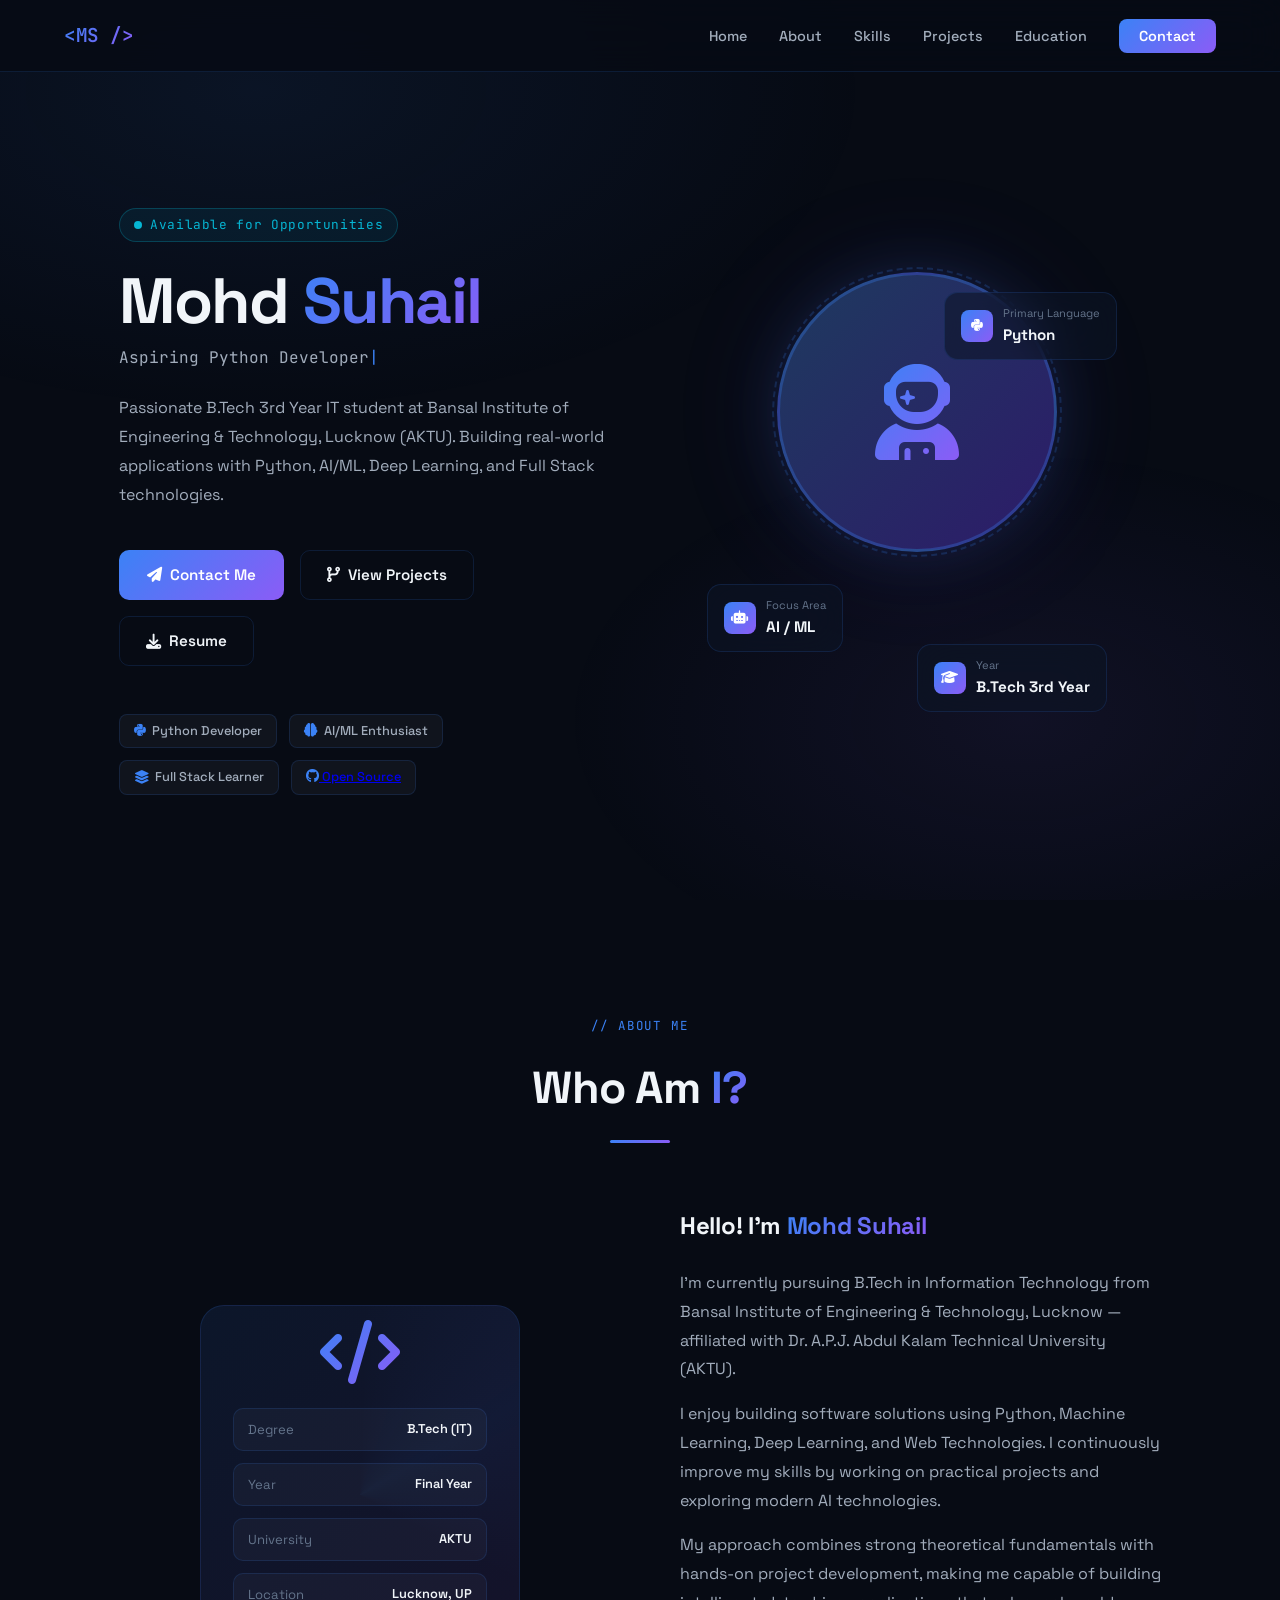
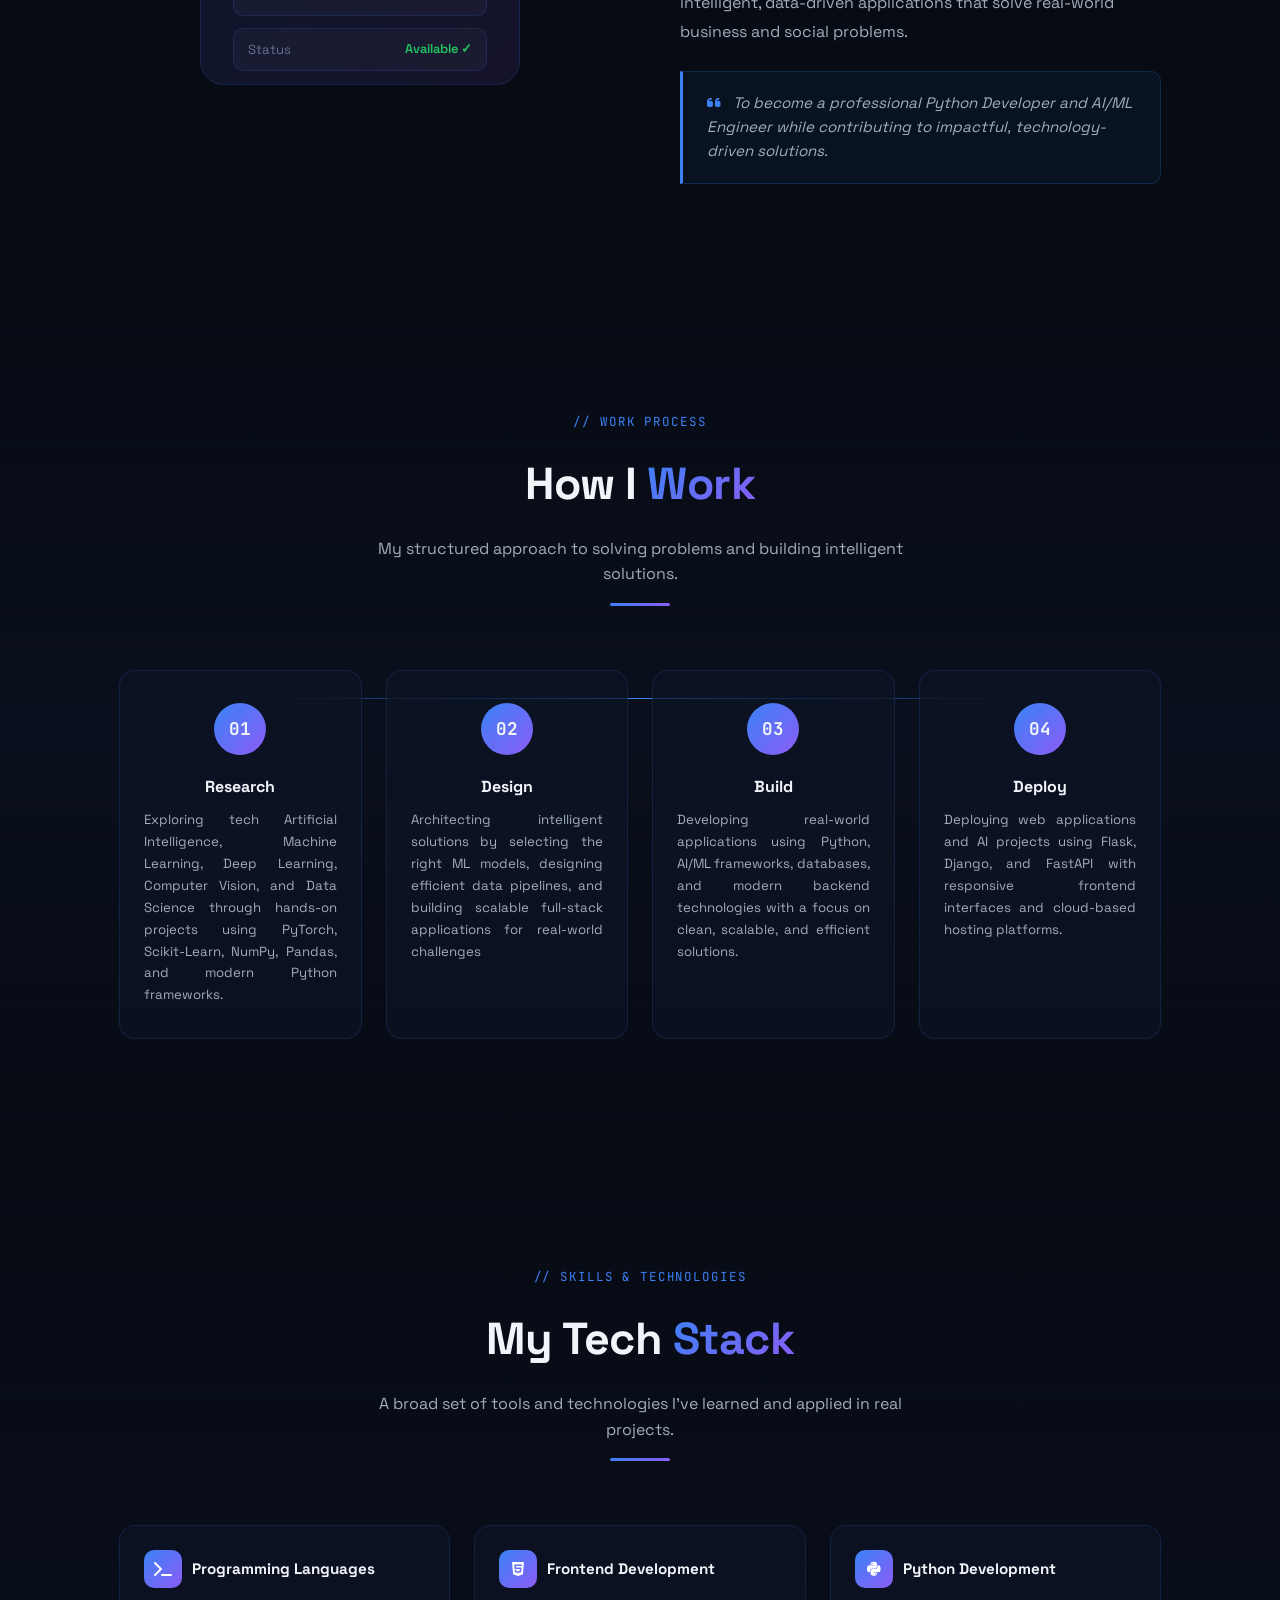
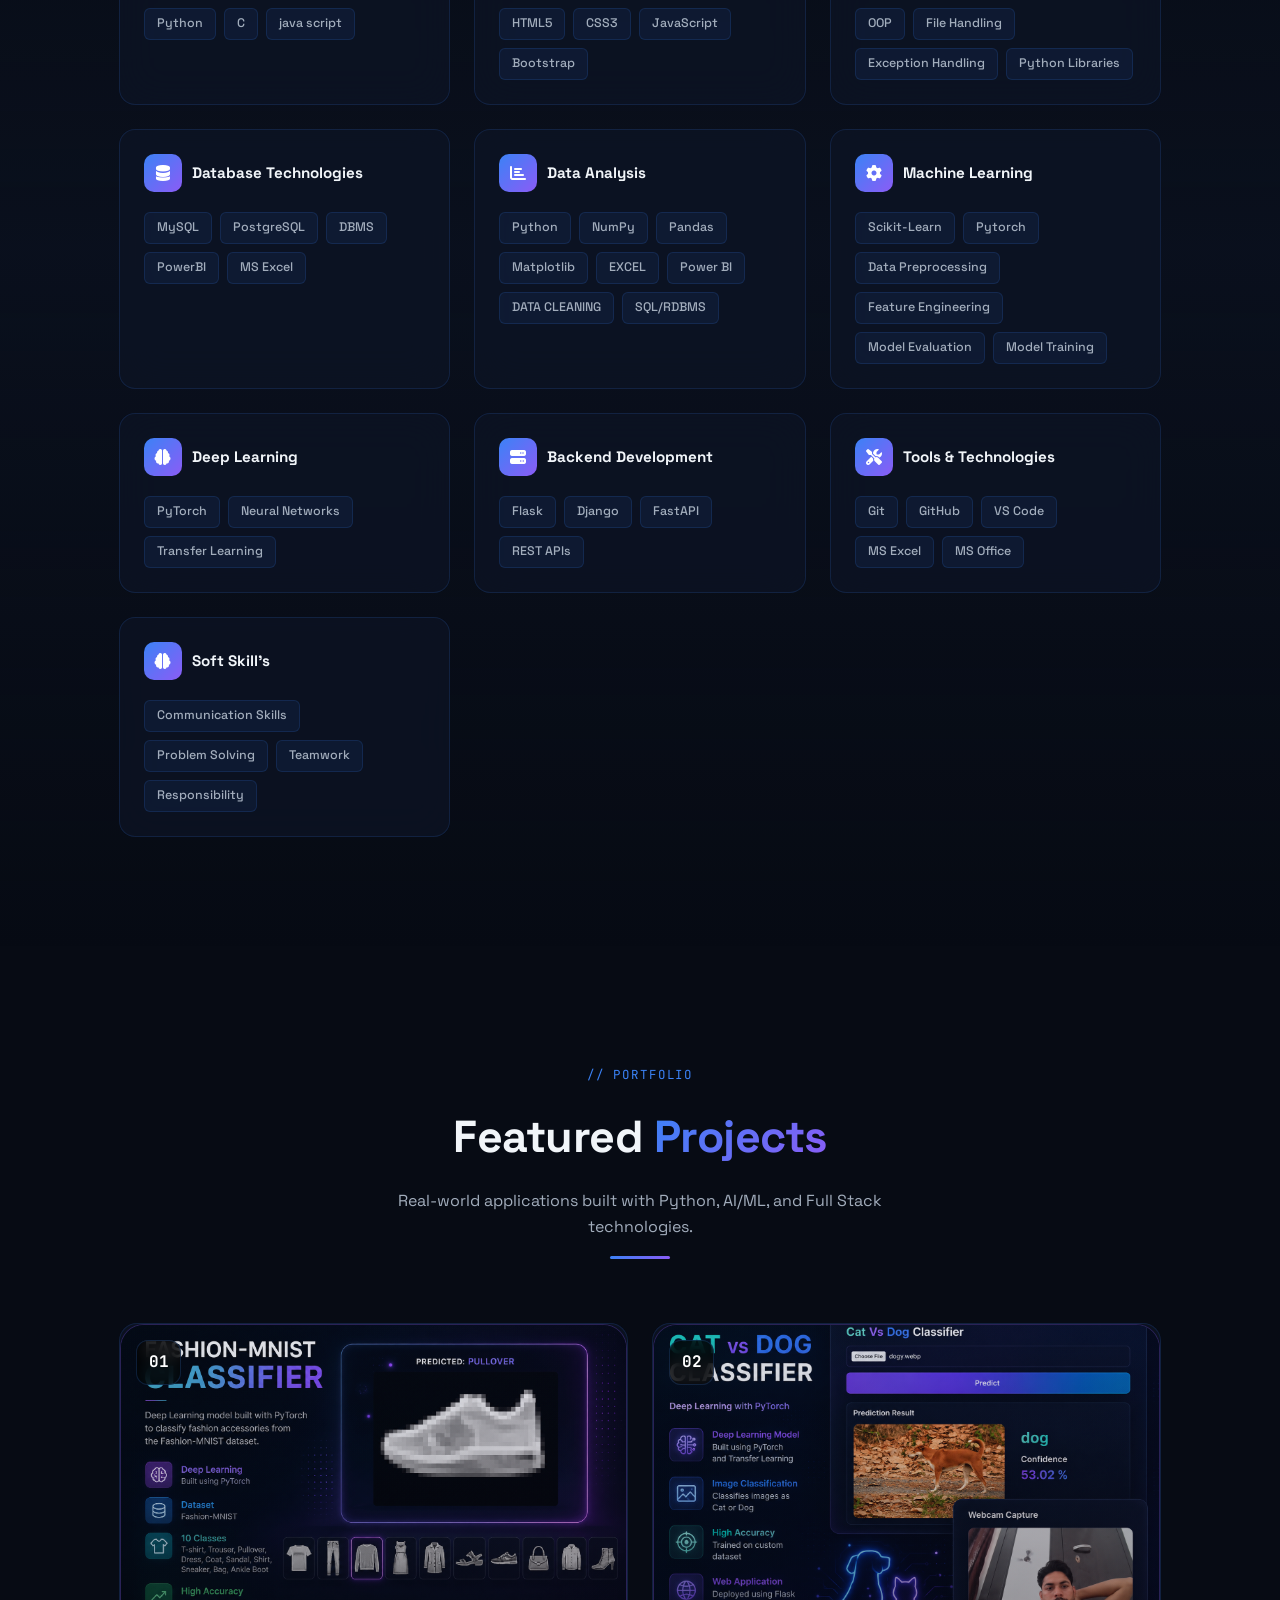
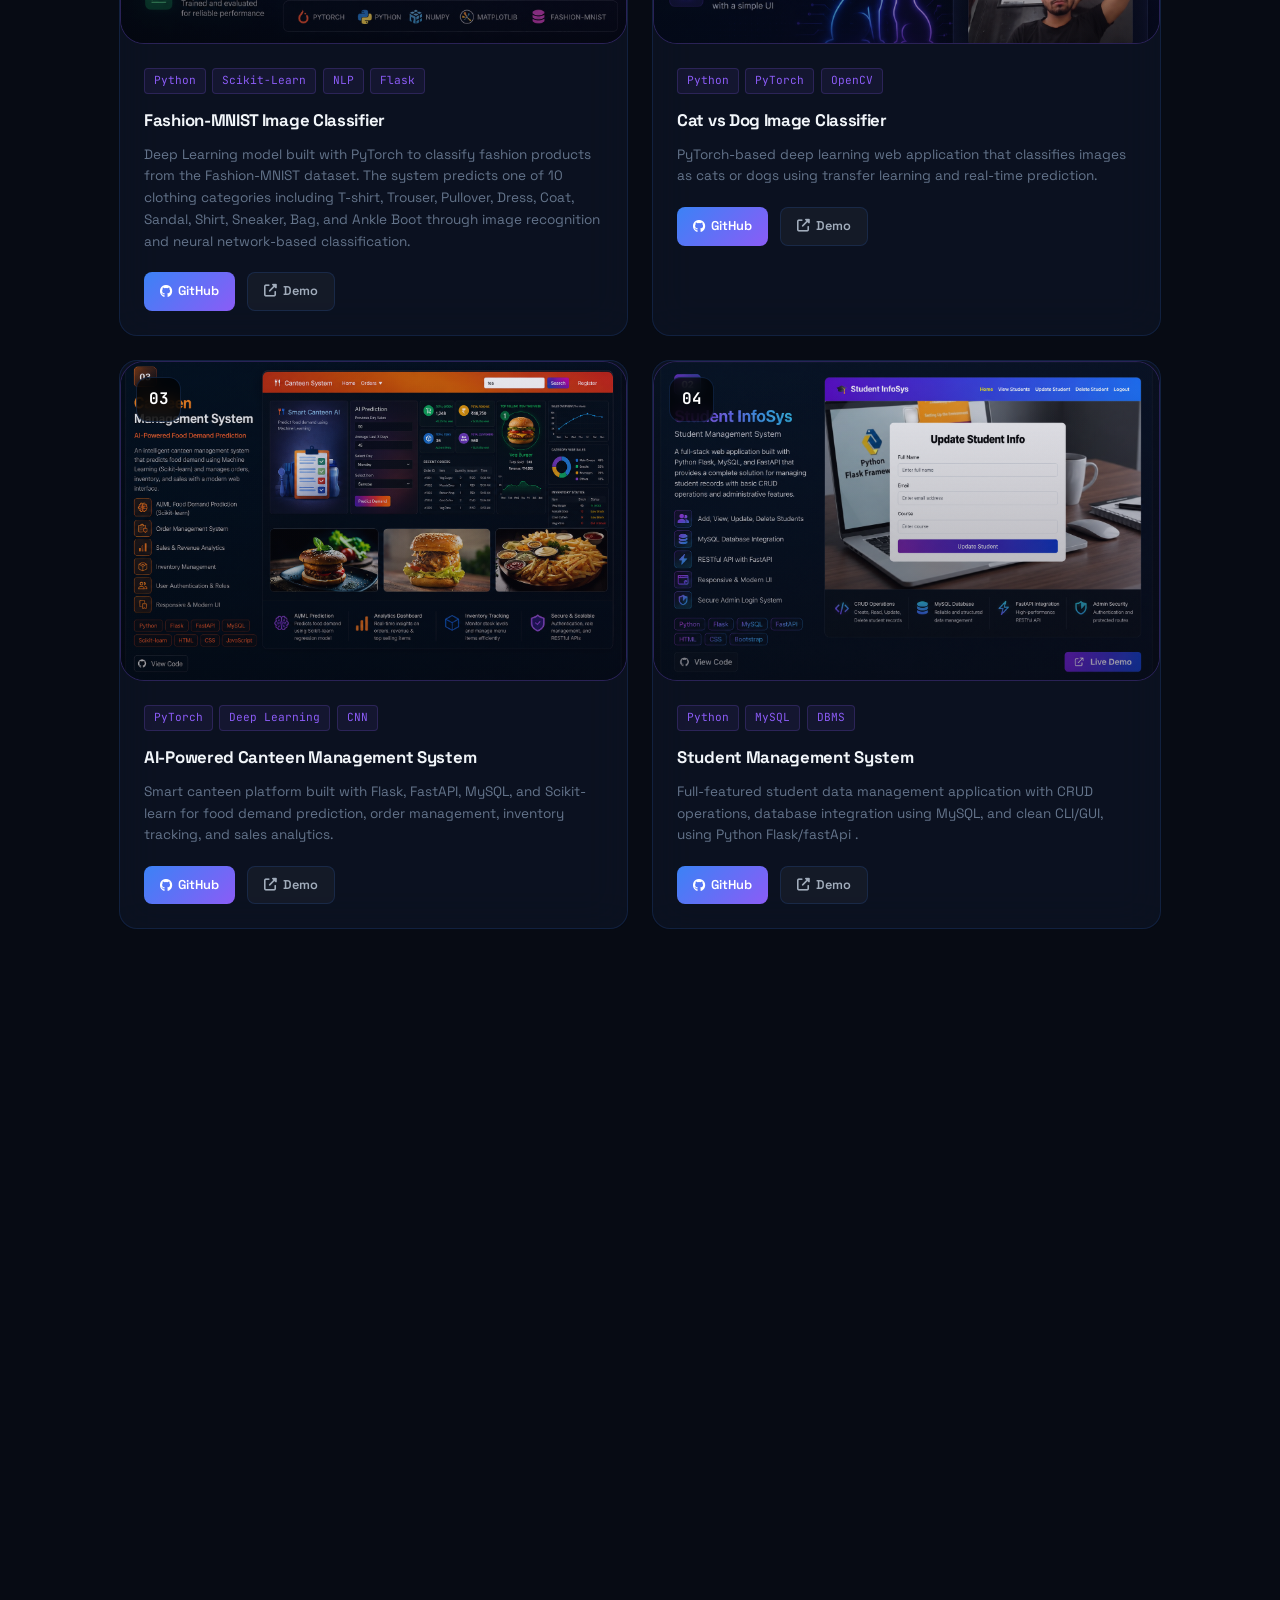
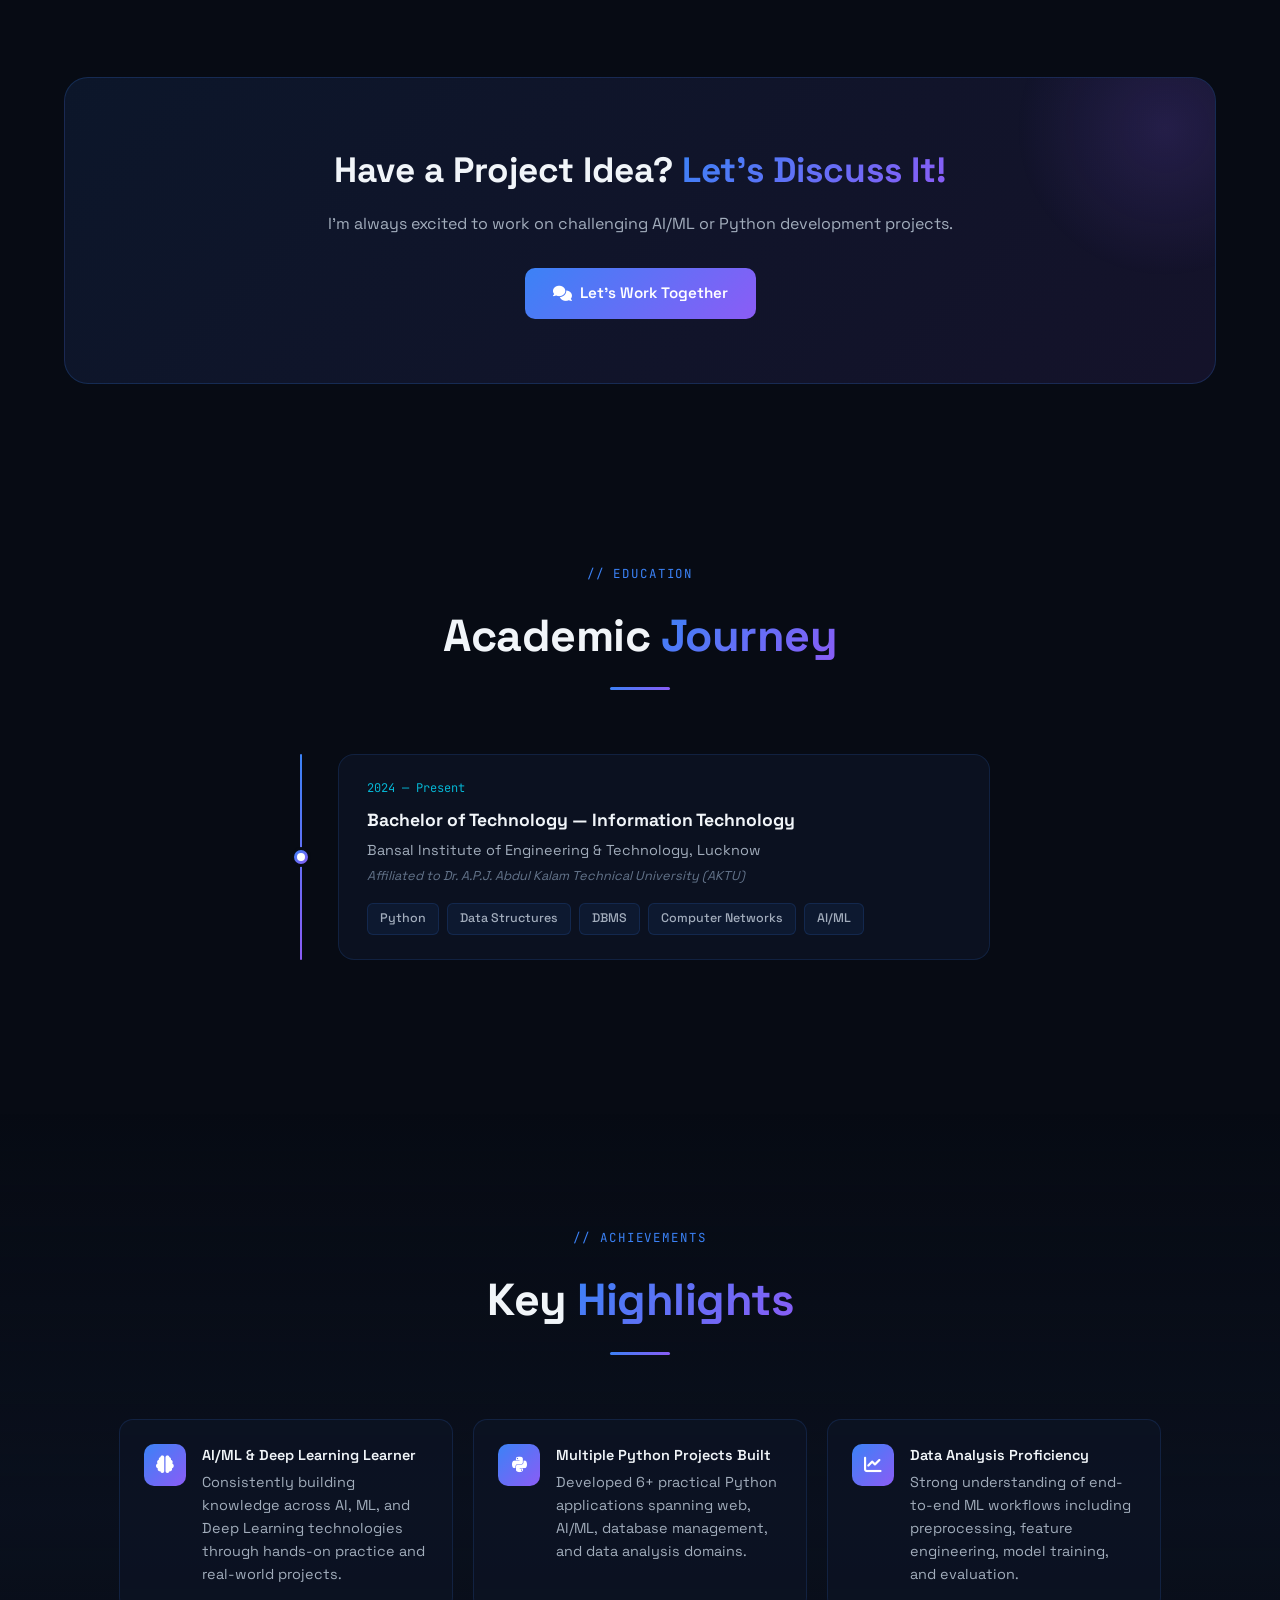
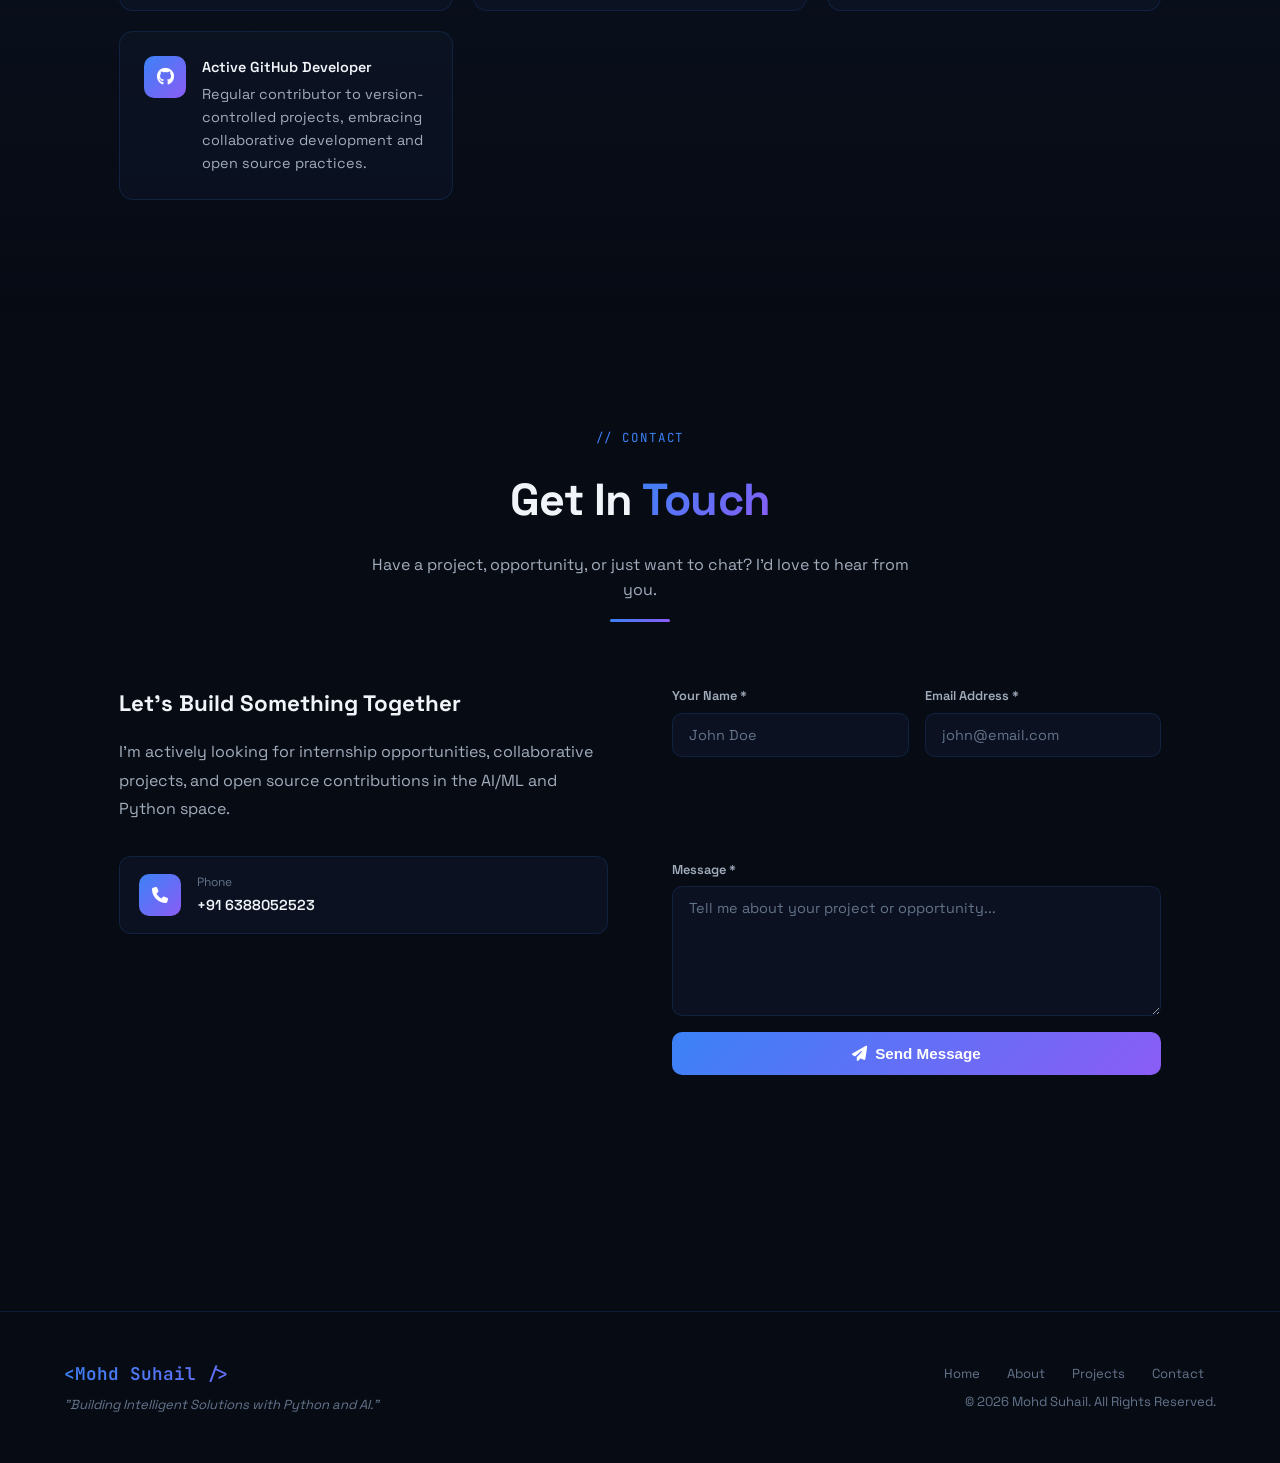
<file: index.html>
<!DOCTYPE html>
<html lang="en">

<head>
      <meta charset="UTF-8" />
      <meta name="viewport" content="width=device-width, initial-scale=1.0" />
      <meta name="description" content="Mohd Suhail - Aspiring Python Developer & AI/ML Engineer Portfolio" />
      <meta name="keywords"
            content="Mohd Suhail, Python Developer, AI ML Engineer, Machine Learning, Deep Learning, B.Tech IT, AKTU, Lucknow" />
      <title>Mohd Suhail | AI/ML Engineer Portfolio</title>
      <link rel="preconnect" href="https://fonts.googleapis.com" />
      <link href="https://fonts.googleapis.com/css2?family=Space+Grotesk:wght@300;400;500;600;700&family=JetBrains+Mono:wght@400;500;600&display=swap"
            rel="stylesheet" />
      <link rel="stylesheet" href="https://cdnjs.cloudflare.com/ajax/libs/font-awesome/6.5.0/css/all.min.css" />
      <!-- my css  -->
      <link rel="stylesheet" href="style.css">

      <!-- aos animation -->
       <link href="https://unpkg.com/aos@2.3.1/dist/aos.css" rel="stylesheet">
</head>

<body>

      <!-- NAV -->
      <nav id="navbar">
            <a href="#home" class="nav-logo" data-aos="fade-right">&lt;MS /&gt;</a>
            <ul class="nav-links"  data-aos="fade-left">
                  <li><a href="#home">Home</a></li>
                  <li><a href="#about">About</a></li>
                  <li><a href="#skills">Skills</a></li>
                  <li><a href="#projects">Projects</a></li>
                  <li><a href="#education">Education</a></li>
                  <li><a href="#contact" class="nav-cta">Contact</a></li>
            </ul>
            <div class="hamburger" id="hamburger" onclick="openMobileNav()">
                  <span></span><span></span><span></span>
            </div>
      </nav>

      <!-- MOBILE NAV -->
      <div class="mobile-nav" id="mobileNav">
            <button class="mobile-close" onclick="closeMobileNav()"><i class="fas fa-times"></i></button>
            <a href="#home" onclick="closeMobileNav()">Home</a>
            <a href="#about" onclick="closeMobileNav()">About</a>
            <a href="#skills" onclick="closeMobileNav()">Skills</a>
            <a href="#projects" onclick="closeMobileNav()">Projects</a>
            <a href="#education" onclick="closeMobileNav()">Education</a>
            <a href="#achievements" onclick="closeMobileNav()">Achievements</a>
            <a href="#contact" onclick="closeMobileNav()">Contact</a>
      </div>

      <!-- HERO -->
      <section id="home">
            <div class="container">
                  <div class="hero-grid">
                        <div class="hero-content" data-aos="flip-up">
                              <div class="hero-eyebrow" data-aos="flip-up">Available for Opportunities</div>
                              <h1 class="hero-name">Mohd <span>Suhail</span></h1>
                              <p class="hero-title" id="typed-text">Aspiring Python Developer | AI/ML Engineer<span
                                          class="typed-cursor">|</span></p>
                              <p class="hero-desc">
                                    Passionate B.Tech 3rd Year IT student at Bansal Institute of Engineering &amp;
                                    Technology, Lucknow (AKTU). Building real-world applications with Python, AI/ML,
                                    Deep Learning, and Full Stack technologies.
                              </p>
                              <div class="hero-btns">
                                    <a href="mailto:mohdsuhail5712@gmail.com" class="btn-primary">
                                          <i class="fas fa-paper-plane"></i> Contact Me
                                    </a>
                                    <a href="#projects" class="btn-outline">
                                          <i class="fas fa-code-branch"></i> View Projects
                                    </a>
                                    <a href="/assets/resume/SuhailsResume.pdf" download="SuhailsResume.pdf"
                                          class="btn-outline">
                                          <i class="fas fa-download"></i> Resume
                                    </a>
                              </div>
                              <div class="hero-badges" data-aos="flip-down">
                                    <div class="badge"><i class="fab fa-python"></i> Python Developer</div>
                                    <div class="badge"><i class="fas fa-brain"></i> AI/ML Enthusiast</div>
                                    <div class="badge"><i class="fas fa-layer-group"></i> Full Stack Learner</div>
                                    <div class="badge"><a href="https://github.com/mohdsuhel5712 "> <i
                                                      class="fab fa-github"></i> Open Source</a></div>
                              </div>
                        </div>

                        <div class="hero-visual">
                              <div class="profile-card">
                                    <div class="profile-avatar">
                                          <i class="fas fa-user-astronaut"></i>
                                    </div>
                                    <div class="floating-stat">
                                          <div class="stat-icon"><i class="fab fa-python"
                                                      style="color:white;font-size:0.85rem;"></i></div>
                                          <div>
                                                <div class="stat-label">Primary Language</div>
                                                <div class="stat-val">Python</div>
                                          </div>
                                    </div>
                                    <div class="floating-stat">
                                          <div class="stat-icon"><i class="fas fa-robot"
                                                      style="color:white;font-size:0.85rem;"></i></div>
                                          <div>
                                                <div class="stat-label">Focus Area</div>
                                                <div class="stat-val">AI / ML</div>
                                          </div>
                                    </div>
                                    <div class="floating-stat">
                                          <div class="stat-icon"><i class="fas fa-graduation-cap"
                                                      style="color:white;font-size:0.85rem;"></i></div>
                                          <div>
                                                <div class="stat-label">Year</div>
                                                <div class="stat-val">B.Tech 3rd Year</div>
                                          </div>
                                    </div>
                              </div>
                        </div>
                  </div>
            </div>
      </section>

      <!-- ABOUT -->
      <section id="about">
            <div class="container">
                  <div class="section-header fade-up">
                        <span class="section-eyebrow">// about me</span>
                        <h2 class="section-title">Who Am <span>I?</span></h2>
                        <div class="section-line"></div>
                  </div>
                  <div class="about-grid">
                        <div class="about-left fade-up">
                              <div class="about-img-wrap">
                                    <div class="about-card-bg">
                                          <i class="fas fa-code about-icon-main"></i>
                                          <div class="about-info-pills">
                                                <div class="info-pill">
                                                      <span class="pill-key">Degree</span>
                                                      <span class="pill-val">B.Tech (IT)</span>
                                                </div>
                                                <div class="info-pill">
                                                      <span class="pill-key">Year</span>
                                                      <span class="pill-val">Final Year</span>
                                                </div>
                                                <div class="info-pill">
                                                      <span class="pill-key">University</span>
                                                      <span class="pill-val">AKTU</span>
                                                </div>
                                                <div class="info-pill">
                                                      <span class="pill-key">Location</span>
                                                      <span class="pill-val">Lucknow, UP</span>
                                                </div>
                                                <div class="info-pill">
                                                      <span class="pill-key">Status</span>
                                                      <span class="pill-val" style="color:#22c55e;">Available ✓</span>
                                                </div>
                                          </div>
                                    </div>
                              </div>
                        </div>
                        <div class="about-right fade-up">
                              <h3>Hello! I'm <span
                                          style="background:var(--accent-grad);-webkit-background-clip:text;-webkit-text-fill-color:transparent;background-clip:text;">Mohd
                                          Suhail</span></h3>
                              <p class="about-text">
                                    I'm currently pursuing B.Tech in Information Technology from Bansal Institute of
                                    Engineering &amp; Technology, Lucknow — affiliated with Dr. A.P.J. Abdul Kalam
                                    Technical University (AKTU).
                              </p>
                              <p class="about-text">
                                    I enjoy building software solutions using Python, Machine Learning, Deep Learning,
                                    and Web Technologies. I continuously improve my skills by working on practical
                                    projects and exploring modern AI technologies.
                              </p>
                              <p class="about-text">
                                    My approach combines strong theoretical fundamentals with hands-on project
                                    development, making me capable of building intelligent, data-driven applications
                                    that solve real-world business and social problems.
                              </p>
                              <div class="about-goal">
                                    <i class="fas fa-quote-left" style="color:var(--accent-blue);margin-right:8px;"></i>
                                    To become a professional Python Developer and AI/ML Engineer while contributing to
                                    impactful, technology-driven solutions.
                              </div>
                        </div>
                  </div>
            </div>
      </section>

      <!-- PROCESS (Work Approach) -->
      <section id="process">
            <div class="container">
                  <div class="section-header fade-up">
                        <span class="section-eyebrow">// work process</span>
                        <h2 class="section-title">How I <span>Work</span></h2>
                        <p class="section-subtitle">My structured approach to solving problems and building intelligent
                              solutions.</p>
                        <div class="section-line"></div>
                  </div>
                  <div class="process-steps">
                        <div class="process-step fade-up">
                              <div class="step-num">01</div>
                              <div class="step-title">Research</div>
                              <p class="step-desc"> Exploring tech Artificial Intelligence, Machine Learning, Deep
                                    Learning,
                                    Computer Vision, and Data Science through hands-on projects using
                                    PyTorch, Scikit-Learn, NumPy, Pandas, and modern Python frameworks.</p>
                        </div>
                        <div class="process-step fade-up">
                              <div class="step-num">02</div>
                              <div class="step-title">Design</div>
                              <p class="step-desc">Architecting intelligent solutions by selecting the right ML models,
                                    designing efficient data pipelines, and building scalable full-stack
                                    applications for real-world challenges</p>
                        </div>
                        <div class="process-step fade-up">
                              <div class="step-num">03</div>
                              <div class="step-title">Build</div>
                              <p class="step-desc">Developing real-world applications using Python, AI/ML frameworks,
                                    databases, and modern backend technologies with a focus on clean,
                                    scalable, and efficient solutions.</p>
                        </div>
                        <div class="process-step fade-up">
                              <div class="step-num">04</div>
                              <div class="step-title">Deploy</div>
                              <p class="step-desc"> Deploying web applications and AI projects using Flask, Django,
                                    and FastAPI with responsive frontend interfaces and cloud-based hosting platforms.
                              </p>
                        </div>
                  </div>
            </div>
      </section>

      <!-- SKILLS -->
      <section id="skills">
            <div class="container">
                  <div class="section-header fade-up">
                        <span class="section-eyebrow">// skills & technologies</span>
                        <h2 class="section-title">My Tech <span>Stack</span></h2>
                        <p class="section-subtitle">A broad set of tools and technologies I've learned and applied in
                              real projects.</p>
                        <div class="section-line"></div>
                  </div>
                  <div class="skills-categories">
                        <div class="skill-category fade-up">
                              <div class="skill-cat-head">
                                    <div class="skill-cat-icon"><i class="fas fa-terminal" style="color:white;"></i>
                                    </div>
                                    <span class="skill-cat-name">Programming Languages</span>
                              </div>
                              <div class="skill-tags">
                                    <span class="skill-tag">Python</span>
                                    <span class="skill-tag">C</span>
                                    <span class="skill-tag">java script</span>
                              </div>
                        </div>
                        <div class="skill-category fade-up">
                              <div class="skill-cat-head">
                                    <div class="skill-cat-icon"><i class="fab fa-html5" style="color:white;"></i></div>
                                    <span class="skill-cat-name">Frontend Development</span>
                              </div>
                              <div class="skill-tags">
                                    <span class="skill-tag">HTML5</span>
                                    <span class="skill-tag">CSS3</span>
                                    <span class="skill-tag">JavaScript</span>
                                    <span class="skill-tag">Bootstrap</span>
                              </div>
                        </div>
                        <div class="skill-category fade-up">
                              <div class="skill-cat-head">
                                    <div class="skill-cat-icon"><i class="fab fa-python" style="color:white;"></i></div>
                                    <span class="skill-cat-name">Python Development</span>
                              </div>
                              <div class="skill-tags">
                                    <span class="skill-tag">OOP</span>
                                    <span class="skill-tag">File Handling</span>
                                    <span class="skill-tag">Exception Handling</span>
                                    <span class="skill-tag">Python Libraries</span>
                              </div>
                        </div>
                        <div class="skill-category fade-up">
                              <div class="skill-cat-head">
                                    <div class="skill-cat-icon"><i class="fas fa-database" style="color:white;"></i>
                                    </div>
                                    <span class="skill-cat-name">Database Technologies</span>
                              </div>
                              <div class="skill-tags">
                                    <span class="skill-tag">MySQL</span>
                                    <span class="skill-tag">PostgreSQL</span>
                                    <span class="skill-tag">DBMS</span>
                                    <span class="skill-tag">PowerBI</span>
                                    <span class="skill-tag">MS Excel</span>
                              </div>
                        </div>
                        <div class="skill-category fade-up">
                              <div class="skill-cat-head">
                                    <div class="skill-cat-icon"><i class="fas fa-chart-bar" style="color:white;"></i>
                                    </div>
                                    <span class="skill-cat-name">Data Analysis</span>
                              </div>
                              <div class="skill-tags">
                                    <span class="skill-tag">Python</span>
                                    <span class="skill-tag">NumPy</span>
                                    <span class="skill-tag">Pandas</span>
                                    <span class="skill-tag">Matplotlib</span>
                                    <span class="skill-tag">EXCEL</span>
                                    <span class="skill-tag">Power BI</span>
                                    <span class="skill-tag">DATA CLEANING</span>
                                    <span class="skill-tag">SQL/RDBMS</span>
                              </div>
                        </div>
                        <div class="skill-category fade-up">
                              <div class="skill-cat-head">
                                    <div class="skill-cat-icon"><i class="fas fa-cog" style="color:white;"></i></div>
                                    <span class="skill-cat-name">Machine Learning</span>
                              </div>
                              <div class="skill-tags">
                                    <span class="skill-tag">Scikit-Learn</span>
                                    <span class="skill-tag">Pytorch</span>
                                    <span class="skill-tag">Data Preprocessing</span>
                                    <span class="skill-tag">Feature Engineering</span>
                                    <span class="skill-tag">Model Evaluation</span>
                                    <span class="skill-tag">Model Training</span>
                              </div>
                        </div>
                        <div class="skill-category fade-up">
                              <div class="skill-cat-head">
                                    <div class="skill-cat-icon"><i class="fas fa-brain" style="color:white;"></i></div>
                                    <span class="skill-cat-name">Deep Learning</span>
                              </div>
                              <div class="skill-tags">
                                    <span class="skill-tag">PyTorch</span>
                                    <span class="skill-tag">Neural Networks</span>
                                    <span class="skill-tag">Transfer Learning</span>
                              </div>
                        </div>
                        <div class="skill-category fade-up">
                              <div class="skill-cat-head">
                                    <div class="skill-cat-icon"><i class="fas fa-server" style="color:white;"></i></div>
                                    <span class="skill-cat-name">Backend Development</span>
                              </div>
                              <div class="skill-tags">
                                    <span class="skill-tag">Flask</span>
                                    <span class="skill-tag">Django</span>
                                    <span class="skill-tag">FastAPI</span>
                                    <span class="skill-tag">REST APIs</span>
                              </div>
                        </div>
                        <div class="skill-category fade-up">
                              <div class="skill-cat-head">
                                    <div class="skill-cat-icon"><i class="fas fa-tools" style="color:white;"></i></div>
                                    <span class="skill-cat-name">Tools & Technologies</span>
                              </div>
                              <div class="skill-tags">
                                    <span class="skill-tag">Git</span>
                                    <span class="skill-tag">GitHub</span>
                                    <span class="skill-tag">VS Code</span>
                                    <span class="skill-tag">MS Excel</span>
                                    <span class="skill-tag">MS Office</span>
                              </div>
                        </div>

                         <div class="skill-category fade-up">
                              <div class="skill-cat-head">
                                    <div class="skill-cat-icon"><i class="fas fa-brain" style="color:white;"></i></div>
                                    <span class="skill-cat-name">Soft Skill's</span>
                              </div>
                              <div class="skill-tags">
                                    <span class="skill-tag">Communication Skills</span>
                                    <span class="skill-tag">Problem Solving</span>
                                    <span class="skill-tag">Teamwork</span>
                                    <span class="skill-tag">Responsibility</span>
                              </div>
                        </div>


                  </div>
            </div>
      </section>

      <!-- PROJECTS -->
      <section id="projects">
            <div class="container">
                  <div class="section-header fade-up">
                        <span class="section-eyebrow">// portfolio</span>
                        <h2 class="section-title">Featured <span>Projects</span></h2>
                        <p class="section-subtitle">Real-world applications built with Python, AI/ML, and Full Stack
                              technologies.</p>
                        <div class="section-line"></div>
                  </div>
                  <div class="projects-grid">
                        <div class="project-card fade-up">
                              <div class="project-thumb">
                                    <span class="project-num">01</span>
                                    <img src="img/fashin.png" alt="Fashion MNIST Classifier" class="project-image" />
                              </div>
                              <div class="project-body">
                                    <div class="project-tech">
                                          <span class="tech-tag">Python</span>
                                          <span class="tech-tag">Scikit-Learn</span>
                                          <span class="tech-tag">NLP</span>
                                          <span class="tech-tag">Flask</span>
                                    </div>
                                    <div class="project-name">Fashion-MNIST Image Classifier</div>
                                    <div class="project-desc">Deep Learning model built with PyTorch to classify fashion
                                          products from the Fashion-MNIST dataset. The system predicts one of 10
                                          clothing categories including T-shirt, Trouser, Pullover, Dress, Coat, Sandal,
                                          Shirt, Sneaker, Bag, and Ankle Boot through image recognition and neural
                                          network-based classification.</div>
                                    <div class="project-links">
                                          <a href="https://github.com/mohdsuhel5712/FashionMNIST-Classification-using-PyTorch"
                                               target="_blank" class="btn-sm btn-sm-primary"><i class="fab fa-github"></i> GitHub</a>
                                          <a href="#" class="btn-sm btn-sm-ghost"><i
                                                      class="fas fa-external-link-alt"></i> Demo</a>
                                    </div>
                              </div>
                        </div>
                        <div class="project-card fade-up">
                             <div class="project-thumb">
                                    <span class="project-num">02</span>
                                    <img src="img/dog_cat.png" alt="Fashion MNIST Classifier" class="project-image" />
                              </div>
                              <div class="project-body">
                                    <div class="project-tech">
                                          <span class="tech-tag">Python</span>
                                          <span class="tech-tag">PyTorch</span>
                                          <span class="tech-tag">OpenCV</span>
                                    </div>
                                    <div class="project-name">Cat vs Dog Image Classifier</div>
                                    <div class="project-desc">PyTorch-based deep learning web application that classifies images as cats or dogs using transfer learning and real-time prediction.</div>
                                    <div class="project-links">
                                          <a href="https://github.com/mohdsuhel5712/dog_cat_image_classifier" target="_blank" class="btn-sm btn-sm-primary"><i class="fab fa-github"></i>
                                                GitHub</a>
                                          <a href="#" class="btn-sm btn-sm-ghost"><i
                                                      class="fas fa-external-link-alt"></i> Demo</a>
                                    </div>
                              </div>
                        </div>
                        <div class="project-card fade-up">
                               <div class="project-thumb">
                                    <span class="project-num">03</span>
                                    <img src="img/canteen.png" alt="Fashion MNIST Classifier" class="project-image" />
                              </div>
                              <div class="project-body">
                                    <div class="project-tech">
                                          <span class="tech-tag">PyTorch</span>
                                          <span class="tech-tag">Deep Learning</span>
                                          <span class="tech-tag">CNN</span>
                                    </div>
                                    <div class="project-name">AI-Powered Canteen Management System</div>
                                    <div class="project-desc">Smart canteen platform built with Flask, FastAPI, MySQL, and Scikit-learn for food demand prediction, order management, inventory tracking, and sales analytics.</div>
                                    <div class="project-links">
                                          <a href="https://github.com/mohdsuhel5712/AI-Powered-Canteen-Management-System" target="_blank" class="btn-sm btn-sm-primary"><i class="fab fa-github"></i>
                                                GitHub</a>
                                          <a href="#" class="btn-sm btn-sm-ghost"><i
                                                      class="fas fa-external-link-alt"></i> Demo</a>
                                    </div>
                              </div>
                        </div>
                        <div class="project-card fade-up">
                              <div class="project-thumb">
                                    <span class="project-num">04</span>
                                    <img src="img/S_I_S.png" alt="Fashion MNIST Classifier" class="project-image" />
                              </div>
                              <div class="project-body">
                                    <div class="project-tech">
                                          <span class="tech-tag">Python</span>
                                          <span class="tech-tag">MySQL</span>
                                          <span class="tech-tag">DBMS</span>
                                    </div>
                                    <div class="project-name">Student Management System</div>
                                    <div class="project-desc">Full-featured student data management application with
                                          CRUD operations, database integration using MySQL, and clean CLI/GUI, using Python Flask/fastApi .
                                          </div>
                                    <div class="project-links">
                                          <a href="https://github.com/mohdsuhel5712/studentInformationSystem" target="_blank" class="btn-sm btn-sm-primary"><i class="fab fa-github"></i>
                                                GitHub</a>
                                          <a href="#" class="btn-sm btn-sm-ghost"><i
                                                      class="fas fa-external-link-alt"></i> Demo</a>
                                    </div>
                              </div>
                        </div>
                        <div class="project-card fade-up">
                              <div class="project-thumb">
                                    <span class="project-num">05</span>
                                    <img src="img/diesese_api.png" alt="Fashion MNIST Classifier" class="project-image" />
                              </div>
                              <div class="project-body">
                                    <div class="project-tech">
                                          <span class="tech-tag">Python</span>
                                          <span class="tech-tag">FastAPI</span>
                                          <span class="tech-tag">NLP</span>
                                           <span class="tech-tag">Sklearn</span>
                                          <span class="tech-tag">Flask/Mysql</span>
                                    </div>
                                    <div class="project-name">AI Disease Prediction System</div>
                                    <div class="project-desc">A Machine Learning web application that predicts diseases based on user symptoms using Scikit-Learn and Flask.</div>
                                    <div class="project-links">
                                          <a href="https://github.com/mohdsuhel5712/Disiese_api_SKLEARN" target="_blank" class="btn-sm btn-sm-primary"><i class="fab fa-github"></i>
                                                GitHub</a>
                                          <a href="#" class="btn-sm btn-sm-ghost"><i
                                                      class="fas fa-external-link-alt"></i> Demo</a>
                                    </div>
                              </div>
                        </div>


                        <!-- <div class="project-card fade-up">
                              <div class="project-thumb">
                                    <span class="project-num">06</span>
                                    <i class="fas fa-wallet project-thumb-icon"></i>
                              </div>
                              <div class="project-body">
                                    <div class="project-tech">
                                          <span class="tech-tag">Python</span>
                                          <span class="tech-tag">PostgreSQL</span>
                                          <span class="tech-tag">Data Analysis</span>
                                         
                                    </div>
                                    <div class="project-name">AI Chatbot Assistant</div>
                                    <div class="project-desc">Smart expense management app with PostgreSQL database,
                                          spending analytics, category-wise breakdown, and visual reporting features.
                                    </div>
                                    <div class="project-links">
                                          <a href="#" class="btn-sm btn-sm-primary"><i class="fab fa-github"></i>
                                                GitHub</a>
                                          <a href="#" class="btn-sm btn-sm-ghost"><i
                                                      class="fas fa-external-link-alt"></i> Demo</a>
                                    </div>
                              </div>
                        </div> -->


                  </div>
            </div>
      </section>

      <!-- CTA BANNER -->
      <div style="padding: 4rem 0; position: relative; z-index: 1;">
            <div class="cta-banner fade-up">
                  <h2>Have a Project Idea? <span
                              style="background:var(--accent-grad);-webkit-background-clip:text;-webkit-text-fill-color:transparent;background-clip:text;">Let's
                              Discuss It!</span></h2>
                  <p>I'm always excited to work on challenging AI/ML or Python development projects.</p>
                  <a href="#contact" class="btn-primary"><i class="fas fa-comments"></i> Let's Work Together</a>
            </div>
      </div>

      <!-- EDUCATION -->
      <section id="education">
            <div class="container">
                  <div class="section-header fade-up">
                        <span class="section-eyebrow">// education</span>
                        <h2 class="section-title">Academic <span>Journey</span></h2>
                        <div class="section-line"></div>
                  </div>
                  <div class="timeline">
                        <div class="timeline-item fade-up">
                              <div class="timeline-dot"></div>
                              <div class="timeline-date">2024 — Present</div>
                              <div class="timeline-degree">Bachelor of Technology — Information Technology</div>
                              <div class="timeline-school">Bansal Institute of Engineering &amp; Technology, Lucknow
                              </div>
                              <div class="timeline-univ">Affiliated to Dr. A.P.J. Abdul Kalam Technical University
                                    (AKTU)</div>
                              <div style="margin-top: 1rem; display: flex; flex-wrap: wrap; gap: 0.5rem;">
                                    <span class="skill-tag">Python</span>
                                    <span class="skill-tag">Data Structures</span>
                                    <span class="skill-tag">DBMS</span>
                                    <span class="skill-tag">Computer Networks</span>
                                    <span class="skill-tag">AI/ML</span>
                              </div>
                        </div>
                  </div>
            </div>
      </section>

      <!-- ACHIEVEMENTS -->
      <section id="achievements">
            <div class="container">
                  <div class="section-header fade-up">
                        <span class="section-eyebrow">// achievements</span>
                        <h2 class="section-title">Key <span>Highlights</span></h2>
                        <div class="section-line"></div>
                  </div>
                  <div class="achievements-grid">
                        <div class="achievement-card fade-up">
                              <div class="ach-icon"><i class="fas fa-brain" style="color:white;"></i></div>
                              <div class="ach-text">
                                    <strong>AI/ML & Deep Learning Learner</strong>
                                    Consistently building knowledge across AI, ML, and Deep Learning technologies
                                    through hands-on practice and real-world projects.
                              </div>
                        </div>
                        <div class="achievement-card fade-up">
                              <div class="ach-icon"><i class="fab fa-python" style="color:white;"></i></div>
                              <div class="ach-text">
                                    <strong>Multiple Python Projects Built</strong>
                                    Developed 6+ practical Python applications spanning web, AI/ML, database management,
                                    and data analysis domains.
                              </div>
                        </div>
                        <div class="achievement-card fade-up">
                              <div class="ach-icon"><i class="fas fa-chart-line" style="color:white;"></i></div>
                              <div class="ach-text">
                                    <strong>Data Analysis Proficiency</strong>
                                    Strong understanding of end-to-end ML workflows including preprocessing, feature
                                    engineering, model training, and evaluation.
                              </div>
                        </div>
                        <div class="achievement-card fade-up">
                              <div class="ach-icon"><i class="fab fa-github" style="color:white;"></i></div>
                              <div class="ach-text">
                                    <strong>Active GitHub Developer</strong>
                                    Regular contributor to version-controlled projects, embracing collaborative
                                    development and open source practices.
                              </div>
                        </div>
                  </div>
            </div>
      </section>

      <!-- CONTACT -->
      <section id="contact">
            <div class="container">
                  <div class="section-header fade-up" data-aos="flip-right">
                        <span class="section-eyebrow">// contact</span>
                        <h2 class="section-title">Get In <span>Touch</span></h2>
                        <p class="section-subtitle">Have a project, opportunity, or just want to chat? I'd love to hear
                              from you.</p>
                        <div class="section-line"></div>
                  </div>
                  <div class="contact-grid">
                        <div class="contact-info fade-up">
                              <h3>Let's Build Something Together</h3>
                              <p>I'm actively looking for internship opportunities, collaborative projects, and open
                                    source contributions in the AI/ML and Python space.</p>
                              <div class="contact-item">
                                    <div class="contact-icon"><i class="fas fa-phone" style="color:white;"></i></div>
                                    <div>
                                          <div class="contact-label">Phone</div>
                                          <div class="contact-val">+91 6388052523</div>
                                    </div>
                              </div>
                              <div class="contact-item" data-aos="flip-right">
                                    <div class="contact-icon"><i class="fas fa-envelope" style="color:white;"></i></div>
                                    <div>
                                          <div class="contact-label">Email</div>
                                          <div class="contact-val">mohdsuhail5712@gmail.com</div>
                                    </div>
                              </div>
                              <div class="contact-item" data-aos="flip-left">
                                    <div class="contact-icon"><i class="fas fa-map-marker-alt" style="color:white;"></i>
                                    </div>
                                    <div>
                                          <div class="contact-label">Location</div>
                                          <div class="contact-val">Lucknow, Uttar Pradesh, India</div>
                                    </div>
                              </div>
                              <div class="social-links" data-aos="flip-left">
                                    <a href="https://www.linkedin.com/in/mohd-suhail-4aa24632a/" target="_blank" class="social-link" title="LinkedIn"><i
                                                class="fab fa-linkedin-in"></i></a>
                                    <a href="https://github.com/mohdsuhel5712" target="_blank" class="social-link" title="GitHub"><i class="fab fa-github"></i></a>
                                    <a href="#" target="_blank" class="social-link" title="Instagram"><i
                                                class="fab fa-instagram"></i></a>
                                    <a href="mailto:mohdsuhail5712@gmail.com" target="_blank" class="social-link" title="Email"><i
                                                class="fas fa-envelope"></i></a>
                              </div>
                        </div>

                        <div class="fade-up" data-aos="flip-left">
                              <form class="contact-form" id="contactForm" onsubmit="handleSubmit(event)">
                                    <div class="form-row">
                                          <div class="form-group">
                                                <label class="form-label">Your Name *</label>
                                                <input type="text" class="form-input" id="fname"
                                                      placeholder="John Doe" />
                                                <span class="form-error" id="fname-err">Please enter your name.</span>
                                          </div>
                                          <div class="form-group">
                                                <label class="form-label">Email Address *</label>
                                                <input type="email" class="form-input" id="femail"
                                                      placeholder="john@email.com" />
                                                <span class="form-error" id="femail-err">Please enter a valid
                                                      email.</span>
                                          </div>
                                    </div>
                                    <div class="form-group" data-aos="flip-right">
                                          <label class="form-label">Subject *</label>
                                          <input type="text" class="form-input" id="fsubject"
                                                placeholder="Internship Opportunity / Project Collaboration" />
                                          <span class="form-error" id="fsubject-err">Please enter a subject.</span>
                                    </div>
                                    <div class="form-group">
                                          <label class="form-label">Message *</label>
                                          <textarea class="form-textarea" id="fmessage"
                                                placeholder="Tell me about your project or opportunity..."></textarea>
                                          <span class="form-error" id="fmessage-err">Please enter a message.</span>
                                    </div>
                                    <div class="form-success" id="formSuccess">
                                          <i class="fas fa-check-circle" style="margin-right:8px;color:#22c55e;"></i>
                                          Message sent successfully! I'll get back to you soon.
                                    </div>
                                    <button type="submit" class="btn-primary"
                                          style="width:100%;justify-content:center;">
                                          <i class="fas fa-paper-plane"></i> Send Message
                                    </button>
                              </form>
                        </div>
                  </div>
            </div>
      </section>

      <!-- FOOTER -->
      <footer>
            <div class="footer-left" >
                  <div class="logo">&lt;Mohd Suhail /&gt;</div>
                  <div class="tagline">"Building Intelligent Solutions with Python and AI."</div>
            </div>
            <div class="footer-right">
                  <div style="margin-bottom:0.4rem;">
                        <a href="#home" style="color:var(--text-dim);text-decoration:none;margin:0 0.75rem;">Home</a>
                        <a href="#about" style="color:var(--text-dim);text-decoration:none;margin:0 0.75rem;">About</a>
                        <a href="#projects"
                              style="color:var(--text-dim);text-decoration:none;margin:0 0.75rem;">Projects</a>
                        <a href="#contact"
                              style="color:var(--text-dim);text-decoration:none;margin:0 0.75rem;">Contact</a>
                  </div>
                  <div>© 2026 Mohd Suhail. All Rights Reserved.</div>
            </div>
      </footer>

      <script>
            // Mobile nav
            function openMobileNav() { document.getElementById('mobileNav').classList.add('open'); }
            function closeMobileNav() { document.getElementById('mobileNav').classList.remove('open'); }

            // Navbar scroll effect
            window.addEventListener('scroll', () => {
                  const nav = document.getElementById('navbar');
                  if (window.scrollY > 50) {
                        nav.style.background = 'rgba(7,11,20,0.97)';
                  } else {
                        nav.style.background = 'rgba(7,11,20,0.85)';
                  }
            });

            // Scroll reveal
            const observer = new IntersectionObserver((entries) => {
                  entries.forEach(e => {
                        if (e.isIntersecting) { e.target.classList.add('visible'); }
                  });
            }, { threshold: 0.1, rootMargin: '0px 0px -40px 0px' });

            document.querySelectorAll('.fade-up').forEach(el => observer.observe(el));

            // Typed text animation
            const texts = [
                  'Aspiring Python Developer',
                  'AI/ML Engineer',
                  'Deep Learning Enthusiast',
                  'Full Stack Learner',
                  'B.Tech IT Student'
            ];
            let textIdx = 0;
            let charIdx = 0;
            let isDeleting = false;
            const el = document.getElementById('typed-text');

            function typeWriter() {
                  const current = texts[textIdx];
                  const cursor = '<span class="typed-cursor">|</span>';
                  if (!isDeleting) {
                        charIdx++;
                        el.innerHTML = current.substring(0, charIdx) + cursor;
                        if (charIdx === current.length) { isDeleting = true; setTimeout(typeWriter, 1600); return; }
                  } else {
                        charIdx--;
                        el.innerHTML = current.substring(0, charIdx) + cursor;
                        if (charIdx === 0) { isDeleting = false; textIdx = (textIdx + 1) % texts.length; }
                  }
                  setTimeout(typeWriter, isDeleting ? 55 : 80);
            }
            setTimeout(typeWriter, 800);

            // Contact form validation
            function handleSubmit(e) {
                  e.preventDefault();
                  let valid = true;
                  const fields = [
                        { id: 'fname', errId: 'fname-err', check: v => v.trim().length > 1 },
                        { id: 'femail', errId: 'femail-err', check: v => /^[^\s@]+@[^\s@]+\.[^\s@]+$/.test(v) },
                        { id: 'fsubject', errId: 'fsubject-err', check: v => v.trim().length > 2 },
                        { id: 'fmessage', errId: 'fmessage-err', check: v => v.trim().length > 9 }
                  ];
                  fields.forEach(f => {
                        const inp = document.getElementById(f.id);
                        const err = document.getElementById(f.errId);
                        if (!f.check(inp.value)) {
                              inp.classList.add('invalid');
                              err.classList.add('show');
                              valid = false;
                        } else {
                              inp.classList.remove('invalid');
                              err.classList.remove('show');
                        }
                  });
                  if (valid) {
                        document.getElementById('formSuccess').classList.add('show');
                        document.getElementById('contactForm').reset();
                        setTimeout(() => document.getElementById('formSuccess').classList.remove('show'), 5000);
                  }
            }
      </script>
      <!-- aos animation js file  -->
       <script src="https://unpkg.com/aos@2.3.1/dist/aos.js"></script>
       <script>
  AOS.init();
</script>
</body>

</html>
</file>
<file: style.css>
:root {
    --bg-deep: #070b14;
    --bg-mid: #0d1526;
    --bg-card: rgba(13,21,38,0.7);
    --accent-blue: #3b82f6;
    --accent-purple: #8b5cf6;
    --accent-cyan: #06b6d4;
    --accent-grad: linear-gradient(135deg, #3b82f6, #8b5cf6);
    --accent-grad2: linear-gradient(135deg, #06b6d4, #3b82f6);
    --text-primary: #f1f5f9;
    --text-secondary: #a2adbc;
    --text-dim: #64748b;
    --border: rgba(59,130,246,0.15);
    --glass: rgba(13,21,38,0.6);
    --font-main: 'Space Grotesk', sans-serif;
    --font-code: 'JetBrains Mono', monospace;
  }

  *, *::before, *::after { margin: 0; padding: 0; box-sizing: border-box; }

  html { scroll-behavior: smooth; }

  body {
    font-family: var(--font-main);
    background: var(--bg-deep);
    color: var(--text-primary);
    overflow-x: hidden;
    line-height: 1.6;
  }

  /* Animated background */
  body::before {
    content: '';
    position: fixed;
    inset: 0;
    background: radial-gradient(ellipse 80% 60% at 20% 10%, rgba(59,130,246,0.08) 0%, transparent 60%),
                radial-gradient(ellipse 60% 50% at 80% 80%, rgba(139,92,246,0.08) 0%, transparent 60%);
    pointer-events: none;
    z-index: 0;
  }

  /* NAV */
  nav {
    position: fixed;
    top: 0; left: 0; right: 0;
    z-index: 1000;
    padding: 0 5%;
    height: 72px;
    display: flex;
    align-items: center;
    justify-content: space-between;
    background: rgba(7,11,20,0.85);
    backdrop-filter: blur(20px);
    border-bottom: 1px solid var(--border);
    transition: all 0.3s;
  }

  .nav-logo {
    font-family: var(--font-code);
    font-size: 1.2rem;
    font-weight: 600;
    background: var(--accent-grad);
    -webkit-background-clip: text;
    -webkit-text-fill-color: transparent;
    background-clip: text;
    text-decoration: none;
    letter-spacing: -0.5px;
  }

  .nav-links {
    display: flex;
    gap: 2rem;
    list-style: none;
  }

  .nav-links a {
    color: var(--text-secondary);
    text-decoration: none;
    font-size: 0.9rem;
    font-weight: 500;
    transition: color 0.3s;
    position: relative;
  }

  .nav-links a::after {
    content: '';
    position: absolute;
    bottom: -4px; left: 0;
    width: 0; height: 2px;
    background: var(--accent-grad);
    transition: width 0.3s;
    border-radius: 2px;
  }

  .nav-links a:hover { color: var(--text-primary); }
  .nav-links a:hover::after { width: 100%; }

  .nav-cta {
    background: var(--accent-grad);
    color: white !important;
    padding: 8px 20px;
    border-radius: 8px;
    font-weight: 600 !important;
  }
  .nav-cta::after { display: none !important; }
  .nav-cta:hover { opacity: 0.9; transform: translateY(-1px); }

  .hamburger {
    display: none;
    flex-direction: column;
    gap: 5px;
    cursor: pointer;
    padding: 5px;
  }
  .hamburger span {
    width: 24px; height: 2px;
    background: var(--text-primary);
    border-radius: 2px;
    transition: all 0.3s;
  }

  /* SECTIONS */
  section { position: relative; z-index: 1; }

  .container {
    max-width: 1170px;
    margin: 0 auto;
    padding: 0 5%;
  }

  /* HERO */
  #home {
    min-height: 100vh;
    display: flex;
    align-items: center;
    padding-top: 72px;
    position: relative;
    overflow: hidden;
  }

  .hero-grid {
    display: grid;
    grid-template-columns: 1fr 1fr;
    gap: 4rem;
    align-items: center;
    padding: 6rem 0 4rem;
  }

  .hero-eyebrow {
    display: inline-flex;
    align-items: center;
    gap: 8px;
    font-family: var(--font-code);
    font-size: 0.8rem;
    color: var(--accent-cyan);
    background: rgba(6,182,212,0.08);
    border: 1px solid rgba(6,182,212,0.25);
    padding: 6px 14px;
    border-radius: 100px;
    margin-bottom: 1.5rem;
    letter-spacing: 0.05em;
  }

  .hero-eyebrow::before {
    content: '';
    width: 8px; height: 8px;
    background: var(--accent-cyan);
    border-radius: 50%;
    animation: pulse-dot 2s infinite;
  }

  @keyframes pulse-dot {
    0%, 100% { opacity: 1; transform: scale(1); }
    50% { opacity: 0.4; transform: scale(0.8); }
  }

  .hero-name {
    font-size: clamp(2.8rem, 5vw, 4.2rem);
    font-weight: 700;
    line-height: 1.1;
    letter-spacing: -1.5px;
    margin-bottom: 0.5rem;
  }

  .hero-name span {
    background: var(--accent-grad);
    -webkit-background-clip: text;
    -webkit-text-fill-color: transparent;
    background-clip: text;
  }

  .hero-title {
    font-family: var(--font-code);
    font-size: 1rem;
    color: var(--text-secondary);
    margin-bottom: 1.5rem;
    font-weight: 400;
  }

  .hero-title .typed-cursor {
    animation: blink 1s infinite;
    color: var(--accent-blue);
  }

  @keyframes blink {
    0%, 100% { opacity: 1; }
    50% { opacity: 0; }
  }

  .hero-desc {
    color: var(--text-secondary);
    font-size: 1rem;
    line-height: 1.8;
    margin-bottom: 2.5rem;
    max-width: 520px;
  }

  .hero-btns {
    display: flex;
    gap: 1rem;
    flex-wrap: wrap;
    margin-bottom: 3rem;
  }

  .btn-primary {
    display: inline-flex;
    align-items: center;
    gap: 8px;
    background: var(--accent-grad);
    color: white;
    padding: 13px 28px;
    border-radius: 10px;
    text-decoration: none;
    font-weight: 600;
    font-size: 0.95rem;
    transition: all 0.3s;
    border: none;
    cursor: pointer;
  }

  .btn-primary:hover {
    transform: translateY(-2px);
    box-shadow: 0 12px 30px rgba(59,130,246,0.35);
  }

  .btn-outline {
    display: inline-flex;
    align-items: center;
    gap: 8px;
    background: transparent;
    color: var(--text-primary);
    padding: 12px 26px;
    border-radius: 10px;
    text-decoration: none;
    font-weight: 600;
    font-size: 0.95rem;
    border: 1px solid var(--border);
    transition: all 0.3s;
    cursor: pointer;
  }

  .btn-outline:hover {
    border-color: var(--accent-blue);
    color: var(--accent-blue);
    transform: translateY(-2px);
  }

  .hero-badges {
    display: flex;
    gap: 0.75rem;
    flex-wrap: wrap;
  }

  .badge {
    display: flex;
    align-items: center;
    gap: 6px;
    background: rgba(255,255,255,0.04);
    border: 1px solid var(--border);
    padding: 6px 14px;
    border-radius: 8px;
    font-size: 0.8rem;
    color: var(--text-secondary);
    font-weight: 500;
  }

  .badge i { color: var(--accent-blue); font-size: 0.85rem; }

  /* Hero Visual */
  .hero-visual {
    display: flex;
    justify-content: center;
    align-items: center;
    position: relative;
  }

  .profile-card {
    position: relative;
    width: 380px;
    height: 460px;
  }

  .profile-avatar {
    width: 280px;
    height: 280px;
    border-radius: 50%;
    background: linear-gradient(135deg, #1e3a5f, #2d1b69);
    display: flex;
    align-items: center;
    justify-content: center;
    margin: 0 auto;
    position: relative;
    border: 3px solid rgba(59,130,246,0.3);
    box-shadow: 0 0 60px rgba(59,130,246,0.15), 0 0 120px rgba(139,92,246,0.1);
  }

  .profile-avatar::before {
    content: '';
    position: absolute;
    inset: -8px;
    border-radius: 50%;
    border: 2px dashed rgba(59,130,246,0.2);
    animation: rotate 20s linear infinite;
  }

  @keyframes rotate { to { transform: rotate(360deg); } }

  .profile-avatar i {
    font-size: 6rem;
    background: var(--accent-grad);
    -webkit-background-clip: text;
    -webkit-text-fill-color: transparent;
    background-clip: text;
  }

  .floating-stat {
    position: absolute;
    background: var(--glass);
    backdrop-filter: blur(20px);
    border: 1px solid var(--border);
    border-radius: 14px;
    padding: 12px 16px;
    display: flex;
    align-items: center;
    gap: 10px;
    font-size: 0.85rem;
    animation: float 4s ease-in-out infinite;
    white-space: nowrap;
  }

  .floating-stat:nth-child(2) { top: 20px; right: -10px; animation-delay: 0s; }
  .floating-stat:nth-child(3) { bottom: 80px; left: -20px; animation-delay: 1.5s; }
  .floating-stat:nth-child(4) { bottom: 20px; right: 0; animation-delay: 3s; }

  .floating-stat .stat-icon {
    width: 32px; height: 32px;
    background: var(--accent-grad);
    border-radius: 8px;
    display: flex;
    align-items: center;
    justify-content: center;
    font-size: 0.9rem;
    flex-shrink: 0;
  }

  .stat-label { font-size: 0.7rem; color: var(--text-dim); }
  .stat-val { font-weight: 700; font-size: 0.95rem; }

  @keyframes float {
    0%, 100% { transform: translateY(0); }
    50% { transform: translateY(-8px); }
  }

  /* SECTION HEADER */
  .section-header {
    text-align: center;
    margin-bottom: 4rem;
  }

  .section-eyebrow {
    display: inline-block;
    font-family: var(--font-code);
    font-size: 0.78rem;
    color: var(--accent-blue);
    letter-spacing: 0.15em;
    text-transform: uppercase;
    margin-bottom: 1rem;
  }

  .section-title {
    font-size: clamp(1.8rem, 3.5vw, 2.8rem);
    font-weight: 700;
    letter-spacing: -0.5px;
    margin-bottom: 1rem;
  }

  .section-title span {
    background: var(--accent-grad);
    -webkit-background-clip: text;
    -webkit-text-fill-color: transparent;
    background-clip: text;
  }

  .section-subtitle {
    color: var(--text-secondary);
    font-size: 1rem;
    max-width: 550px;
    margin: 0 auto;
  }

  .section-line {
    width: 60px;
    height: 3px;
    background: var(--accent-grad);
    border-radius: 3px;
    margin: 1rem auto 0;
  }

  /* ABOUT */
  #about { padding: 7rem 0; }

  .about-grid {
    display: grid;
    grid-template-columns: 1fr 1fr;
    gap: 5rem;
    align-items: center;
  }

  .about-left { position: relative; }

  .about-img-wrap {
    position: relative;
    display: flex;
    justify-content: center;
  }

  .about-card-bg {
    width: 320px;
    height: 380px;
    background: linear-gradient(135deg, rgba(59,130,246,0.1), rgba(139,92,246,0.1));
    border-radius: 24px;
    border: 1px solid var(--border);
    display: flex;
    flex-direction: column;
    align-items: center;
    justify-content: center;
    gap: 1.5rem;
    padding: 2rem;
    position: relative;
    overflow: hidden;
  }

  .about-card-bg::before {
    content: '';
    position: absolute;
    top: -50%; left: -50%;
    width: 200%; height: 200%;
    background: conic-gradient(from 0deg at 50% 50%, transparent 0deg, rgba(59,130,246,0.05) 60deg, transparent 120deg);
    animation: spin 10s linear infinite;
  }

  @keyframes spin { to { transform: rotate(360deg); } }

  .about-icon-main {
    font-size: 4rem;
    background: var(--accent-grad);
    -webkit-background-clip: text;
    -webkit-text-fill-color: transparent;
    background-clip: text;
    z-index: 1;
  }

  .about-info-pills {
    display: flex;
    flex-direction: column;
    gap: 0.75rem;
    width: 100%;
    z-index: 1;
  }

  .info-pill {
    background: rgba(255,255,255,0.03);
    border: 1px solid var(--border);
    border-radius: 10px;
    padding: 10px 14px;
    display: flex;
    justify-content: space-between;
    font-size: 0.82rem;
  }

  .pill-key { color: var(--text-dim); }
  .pill-val { color: var(--text-primary); font-weight: 600; font-size: 0.8rem; text-align: right; }

  .about-right h3 {
    font-size: 1.5rem;
    font-weight: 700;
    margin-bottom: 1.5rem;
    letter-spacing: -0.3px;
  }

  .about-text {
    color: var(--text-secondary);
    margin-bottom: 1rem;
    line-height: 1.8;
  }

  .about-goal {
    background: rgba(59,130,246,0.06);
    border: 1px solid rgba(59,130,246,0.2);
    border-left: 3px solid var(--accent-blue);
    border-radius: 0 10px 10px 0;
    padding: 1.2rem 1.5rem;
    margin-top: 1.5rem;
    font-style: italic;
    color: var(--text-secondary);
    font-size: 0.95rem;
  }

  /* SKILLS */
  #skills { padding: 7rem 0; background: linear-gradient(180deg, transparent, rgba(13,21,38,0.5), transparent); }

  .skills-categories {
    display: grid;
    grid-template-columns: repeat(auto-fill, minmax(320px, 1fr));
    gap: 1.5rem;
  }

  .skill-category {
    background: var(--bg-card);
    backdrop-filter: blur(20px);
    border: 1px solid var(--border);
    border-radius: 16px;
    padding: 1.5rem;
    transition: all 0.3s;
    position: relative;
    overflow: hidden;
  }

  .skill-category::before {
    content: '';
    position: absolute;
    top: 0; left: 0; right: 0;
    height: 2px;
    background: var(--accent-grad);
    transform: scaleX(0);
    transition: transform 0.3s;
    transform-origin: left;
  }

  .skill-category:hover { border-color: rgba(59,130,246,0.4); transform: translateY(-4px); }
  .skill-category:hover::before { transform: scaleX(1); }

  .skill-cat-head {
    display: flex;
    align-items: center;
    gap: 10px;
    margin-bottom: 1.25rem;
  }

  .skill-cat-icon {
    width: 38px; height: 38px;
    background: var(--accent-grad);
    border-radius: 10px;
    display: flex;
    align-items: center;
    justify-content: center;
    font-size: 1rem;
    flex-shrink: 0;
  }

  .skill-cat-name {
    font-size: 0.95rem;
    font-weight: 700;
    color: var(--text-primary);
  }

  .skill-tags {
    display: flex;
    flex-wrap: wrap;
    gap: 0.5rem;
  }

  .skill-tag {
    background: rgba(59,130,246,0.08);
    border: 1px solid rgba(59,130,246,0.15);
    color: var(--text-secondary);
    padding: 5px 12px;
    border-radius: 6px;
    font-size: 0.78rem;
    font-weight: 500;
    transition: all 0.2s;
    cursor: default;
  }

  .skill-tag:hover {
    background: rgba(59,130,246,0.18);
    border-color: var(--accent-blue);
    color: var(--text-primary);
    transform: translateY(-1px);
  }

  /* PROJECTS */
  #projects { padding: 7rem 0; }

  .projects-grid {
    display: grid;
    grid-template-columns: repeat(auto-fill, minmax(340px, 1fr));
    gap: 1.5rem;
  }

  .project-card {
    background: var(--bg-card);
    backdrop-filter: blur(20px);
    border: 1px solid var(--border);
    border-radius: 18px;
    overflow: hidden;
    transition: all 0.35s;
    group: true;
  }

  .project-card:hover {
    border-color: rgba(59,130,246,0.5);
    transform: translateY(-6px);
    box-shadow: 0 20px 50px rgba(59,130,246,0.15);
  }

  .project-thumb {
    height: 200px;
    background: linear-gradient(135deg, #0d1526, #1a2540);
    display: flex;
    align-items: center;
    justify-content: center;
    position: relative;
    overflow: hidden;
  }

  .project-thumb::before {
    content: '';
    position: absolute;
    inset: 0;
    background: var(--accent-grad);
    opacity: 0.05;
  }

  .project-thumb-icon {
    font-size: 3.5rem;
    opacity: 0.3;
    transition: all 0.3s;
  }

  .project-card:hover .project-thumb-icon {
    opacity: 0.6;
    transform: scale(1.1);
  }

  .project-num {
    position: absolute;
    top: 14px; left: 14px;
    font-family: var(--font-code);
    font-size: 0.7rem;
    color: var(--accent-blue);
    background: rgba(59,130,246,0.1);
    border: 1px solid rgba(59,130,246,0.2);
    padding: 3px 10px;
    border-radius: 4px;
  }

  .project-body { padding: 1.5rem; }

  .project-tech {
    display: flex;
    flex-wrap: wrap;
    gap: 0.4rem;
    margin-bottom: 0.85rem;
  }

  .tech-tag {
    font-family: var(--font-code);
    font-size: 0.7rem;
    color: var(--accent-purple);
    background: rgba(139,92,246,0.08);
    border: 1px solid rgba(139,92,246,0.2);
    padding: 3px 9px;
    border-radius: 4px;
  }

  .project-name {
    font-size: 1.05rem;
    font-weight: 700;
    margin-bottom: 0.6rem;
    color: var(--text-primary);
    letter-spacing: -0.3px;
  }

  .project-desc {
    font-size: 0.85rem;
    color: var(--text-dim);
    line-height: 1.6;
    margin-bottom: 1.25rem;
  }

  .project-links {
    display: flex;
    gap: 0.75rem;
  }

  .btn-sm {
    display: inline-flex;
    align-items: center;
    gap: 6px;
    font-size: 0.8rem;
    font-weight: 600;
    padding: 8px 16px;
    border-radius: 8px;
    text-decoration: none;
    transition: all 0.2s;
  }

  .btn-sm-primary {
    background: var(--accent-grad);
    color: white;
  }

  .btn-sm-ghost {
    background: rgba(255,255,255,0.04);
    border: 1px solid var(--border);
    color: var(--text-secondary);
  }

  .btn-sm:hover { transform: translateY(-1px); opacity: 0.9; }

  /* PROCESS / WORK FLOW (Picto style) */
  #process { padding: 7rem 0; background: linear-gradient(180deg, transparent, rgba(13,21,38,0.5), transparent); }

  .process-steps {
    display: grid;
    grid-template-columns: repeat(4, 1fr);
    gap: 1.5rem;
    position: relative;
  }

  .process-steps::before {
    content: '';
    position: absolute;
    top: 28px; left: 10%;
    width: 80%; height: 1px;
    background: linear-gradient(90deg, transparent, var(--accent-blue), transparent);
  }

  .process-step {
    text-align: center;
    padding: 2rem 1.5rem;
    background: var(--bg-card);
    border: 1px solid var(--border);
    border-radius: 16px;
    position: relative;
    transition: all 0.3s;
  }

  .process-step:hover { border-color: rgba(59,130,246,0.4); transform: translateY(-4px); }

  .step-num {
    width: 52px; height: 52px;
    border-radius: 50%;
    background: var(--accent-grad);
    display: flex;
    align-items: center;
    justify-content: center;
    font-family: var(--font-code);
    font-weight: 700;
    font-size: 1.1rem;
    margin: 0 auto 1.2rem;
    position: relative;
    z-index: 1;
  }

  .step-title { font-size: 1rem; font-weight: 700; margin-bottom: 0.6rem; }
  .step-desc { font-size: 0.83rem; color: var(--text-secondary); line-height: 1.65;text-align: justify; }

  /* EDUCATION */
  #education { padding: 7rem 0; }

  .timeline {
    position: relative;
    max-width: 700px;
    margin: 0 auto;
    padding-left: 3rem;
  }

  .timeline::before {
    content: '';
    position: absolute;
    left: 10px; top: 0; bottom: 0;
    width: 2px;
    background: linear-gradient(180deg, var(--accent-blue), var(--accent-purple));
    border-radius: 2px;
  }

  .timeline-item {
    position: relative;
    margin-bottom: 2.5rem;
    background: var(--bg-card);
    border: 1px solid var(--border);
    border-radius: 16px;
    padding: 1.5rem 1.75rem;
    transition: all 0.3s;
  }

  .timeline-item:hover { border-color: rgba(59,130,246,0.4); transform: translateX(4px); }

  .timeline-dot {
    position: absolute;
    left: -3rem;
    top: 50%;
    transform: translateY(-50%);
    width: 20px; height: 20px;
    border-radius: 50%;
    background: var(--accent-grad);
    border: 3px solid var(--bg-deep);
    display: flex;
    align-items: center;
    justify-content: center;
  }

  .timeline-dot::after {
    content: '';
    width: 8px; height: 8px;
    background: white;
    border-radius: 50%;
    animation: pulse-dot 2s infinite;
  }

  .timeline-date {
    font-family: var(--font-code);
    font-size: 0.75rem;
    color: var(--accent-cyan);
    margin-bottom: 0.5rem;
  }

  .timeline-degree { font-size: 1.1rem; font-weight: 700; margin-bottom: 0.3rem; }
  .timeline-school { color: var(--text-secondary); font-size: 0.9rem; margin-bottom: 0.25rem; }
  .timeline-univ { color: var(--text-dim); font-size: 0.8rem; font-style: italic; }

  /* ACHIEVEMENTS */
  #achievements { padding: 7rem 0; background: linear-gradient(180deg, transparent, rgba(13,21,38,0.5), transparent); }

  .achievements-grid {
    display: grid;
    grid-template-columns: repeat(auto-fill, minmax(260px, 1fr));
    gap: 1.25rem;
  }

  .achievement-card {
    background: var(--bg-card);
    border: 1px solid var(--border);
    border-radius: 14px;
    padding: 1.5rem;
    display: flex;
    align-items: flex-start;
    gap: 1rem;
    transition: all 0.3s;
  }

  .achievement-card:hover { border-color: rgba(59,130,246,0.4); transform: translateY(-3px); }

  .ach-icon {
    width: 42px; height: 42px;
    background: var(--accent-grad);
    border-radius: 10px;
    display: flex;
    align-items: center;
    justify-content: center;
    font-size: 1.1rem;
    flex-shrink: 0;
  }

  .ach-text { font-size: 0.9rem; color: var(--text-secondary); line-height: 1.6; }
  .ach-text strong { display: block; color: var(--text-primary); margin-bottom: 0.25rem; font-weight: 600; }

  /* CTA BANNER */
  .cta-banner {
    margin: 0 5%;
    background: linear-gradient(135deg, rgba(59,130,246,0.1), rgba(139,92,246,0.1));
    border: 1px solid rgba(59,130,246,0.2);
    border-radius: 24px;
    padding: 4rem;
    text-align: center;
    position: relative;
    overflow: hidden;
  }

  .cta-banner::before {
    content: '';
    position: absolute;
    top: -100px; right: -100px;
    width: 300px; height: 300px;
    background: radial-gradient(circle, rgba(139,92,246,0.15), transparent 70%);
    border-radius: 50%;
  }

  .cta-banner h2 {
    font-size: clamp(1.5rem, 3vw, 2.2rem);
    font-weight: 700;
    margin-bottom: 0.75rem;
    position: relative;
  }

  .cta-banner p { color: var(--text-secondary); margin-bottom: 2rem; position: relative; }

  /* CONTACT */
  #contact { padding: 7rem 0; }

  .contact-grid {
    display: grid;
    grid-template-columns: 1fr 1fr;
    gap: 4rem;
  }

  .contact-info h3 {
    font-size: 1.4rem;
    font-weight: 700;
    margin-bottom: 1rem;
  }

  .contact-info p { color: var(--text-secondary); margin-bottom: 2rem; line-height: 1.8; }

  .contact-item {
    display: flex;
    align-items: center;
    gap: 1rem;
    margin-bottom: 1.25rem;
    padding: 1rem 1.2rem;
    background: var(--bg-card);
    border: 1px solid var(--border);
    border-radius: 12px;
    transition: all 0.3s;
  }

  .contact-item:hover { border-color: rgba(59,130,246,0.4); }

  .contact-icon {
    width: 42px; height: 42px;
    background: var(--accent-grad);
    border-radius: 10px;
    display: flex;
    align-items: center;
    justify-content: center;
    font-size: 1rem;
    flex-shrink: 0;
  }

  .contact-label { font-size: 0.75rem; color: var(--text-dim); margin-bottom: 2px; }
  .contact-val { font-size: 0.9rem; font-weight: 600; color: var(--text-primary); }

  .social-links { display: flex; gap: 0.75rem; margin-top: 1.5rem; }

  .social-link {
    width: 44px; height: 44px;
    background: var(--bg-card);
    border: 1px solid var(--border);
    border-radius: 10px;
    display: flex;
    align-items: center;
    justify-content: center;
    color: var(--text-secondary);
    text-decoration: none;
    font-size: 1.1rem;
    transition: all 0.3s;
  }

  .social-link:hover {
    background: var(--accent-grad);
    border-color: transparent;
    color: white;
    transform: translateY(-3px);
  }

  /* Contact Form */
  .contact-form { display: flex; flex-direction: column; gap: 1rem; }

  .form-row { display: grid; grid-template-columns: 1fr 1fr; gap: 1rem; }

  .form-group { display: flex; flex-direction: column; gap: 0.4rem; }

  .form-label { font-size: 0.8rem; font-weight: 600; color: var(--text-secondary); }

  .form-input,
  .form-textarea {
    background: var(--bg-card);
    border: 1px solid var(--border);
    border-radius: 10px;
    padding: 12px 16px;
    color: var(--text-primary);
    font-family: var(--font-main);
    font-size: 0.9rem;
    transition: all 0.3s;
    outline: none;
    width: 100%;
  }

  .form-input:focus, .form-textarea:focus {
    border-color: var(--accent-blue);
    box-shadow: 0 0 0 3px rgba(59,130,246,0.12);
  }

  .form-textarea { resize: vertical; min-height: 130px; }

  .form-input::placeholder, .form-textarea::placeholder { color: var(--text-dim); }

  .form-error { font-size: 0.75rem; color: #ef4444; display: none; }
  .form-error.show { display: block; }
  .form-input.invalid { border-color: #ef4444; }

  .form-success {
    background: rgba(34,197,94,0.1);
    border: 1px solid rgba(34,197,94,0.3);
    border-radius: 10px;
    padding: 1rem;
    color: #86efac;
    font-size: 0.9rem;
    display: none;
  }
  .form-success.show { display: block; }

  /* FOOTER */
  footer {
    padding: 3rem 5%;
    border-top: 1px solid var(--border);
    display: flex;
    justify-content: space-between;
    align-items: center;
    flex-wrap: gap;
    position: relative;
    z-index: 1;
  }

  .footer-left .logo { font-family: var(--font-code); font-size: 1.1rem; font-weight: 600; background: var(--accent-grad); -webkit-background-clip: text; -webkit-text-fill-color: transparent; background-clip: text; margin-bottom: 0.4rem; }
  .footer-left .tagline { font-size: 0.82rem; color: var(--text-dim); font-style: italic; }
  .footer-right { font-size: 0.82rem; color: var(--text-dim); text-align: right; }

  /* Scroll animations */
  .fade-up {
    opacity: 0;
    transform: translateY(30px);
    transition: opacity 0.6s ease, transform 0.6s ease;
  }

  .fade-up.visible {
    opacity: 1;
    transform: translateY(0);
  }

  .fade-up:nth-child(2) { transition-delay: 0.1s; }
  .fade-up:nth-child(3) { transition-delay: 0.2s; }
  .fade-up:nth-child(4) { transition-delay: 0.3s; }
  .fade-up:nth-child(5) { transition-delay: 0.4s; }
  .fade-up:nth-child(6) { transition-delay: 0.5s; }

  /* Mobile Nav */
  .mobile-nav {
    display: none;
    position: fixed;
    inset: 0;
    z-index: 999;
    background: rgba(7,11,20,0.98);
    backdrop-filter: blur(20px);
    flex-direction: column;
    align-items: center;
    justify-content: center;
    gap: 2rem;
  }

  .mobile-nav.open { display: flex; }

  .mobile-nav a {
    color: var(--text-primary);
    text-decoration: none;
    font-size: 1.4rem;
    font-weight: 600;
    letter-spacing: -0.5px;
    transition: color 0.2s;
  }

  .mobile-nav a:hover { color: var(--accent-blue); }

  .mobile-close {
    position: absolute;
    top: 24px; right: 5%;
    background: none;
    border: none;
    color: var(--text-primary);
    font-size: 1.5rem;
    cursor: pointer;
  }

  /* Responsive */
  @media (max-width: 1024px) {
    .process-steps { grid-template-columns: repeat(2, 1fr); }
    .process-steps::before { display: none; }
  }

  @media (max-width: 768px) {
    .nav-links { display: none; }
    .hamburger { display: flex; }
    .hero-grid { grid-template-columns: 1fr; gap: 3rem; text-align: center; padding: 5rem 0 3rem; }
    .hero-desc { margin: 0 auto 2rem; }
    .hero-btns { justify-content: center; }
    .hero-badges { justify-content: center; }
    .hero-visual { display: none; }
    .about-grid { grid-template-columns: 1fr; gap: 3rem; }
    .about-card-bg { width: 100%; max-width: 320px; }
    .contact-grid { grid-template-columns: 1fr; gap: 3rem; }
    .form-row { grid-template-columns: 1fr; }
    footer { flex-direction: column; gap: 1rem; text-align: center; }
    .footer-right { text-align: center; }
    .process-steps { grid-template-columns: 1fr; }
    .profile-card { width: 300px; height: 370px; }
  }


  /* ==========================
   PROJECT THUMBNAIL
========================== */

.project-thumb{
    position: relative;
    width: 100%;
    height: 320px;          /* apne design ke hisab se adjust kar sakte ho */
    overflow: hidden;
    border-radius: 24px;

    background: rgba(10, 15, 35, 0.8);
    border: 1px solid rgba(138, 92, 246, 0.25);

    display: flex;
    align-items: center;
    justify-content: center;
}

/* Image */

.project-thumb img,
.project-image{
    width: 100%;
    height: 100%;

    object-fit: cover;
    object-position: center;

    display: block;

    transition: transform 0.6s ease;
}

/* Hover Zoom */

.project-thumb:hover img,
.project-thumb:hover .project-image{
    transform: scale(1.08);
}

/* Dark Overlay */

.project-thumb::after{
    content: "";
    position: absolute;
    inset: 0;

    background: linear-gradient(
        to top,
        rgba(0,0,0,0.35),
        rgba(0,0,0,0.05)
    );

    pointer-events: none;
}

/* Project Number */

.project-num{
    position: absolute;

    top: 15px;
    left: 15px;

    z-index: 5;

    width: 45px;
    height: 45px;

    display: flex;
    align-items: center;
    justify-content: center;

    border-radius: 12px;

    background: rgba(0,0,0,0.7);
    backdrop-filter: blur(8px);

    color: #ffffff;
    font-weight: 700;
    font-size: 16px;
}

/* Optional Neon Glow */

.project-thumb:hover{
    box-shadow:
        0 0 20px rgba(138, 92, 246, 0.35),
        0 0 40px rgba(138, 92, 246, 0.15);
}
</file>
